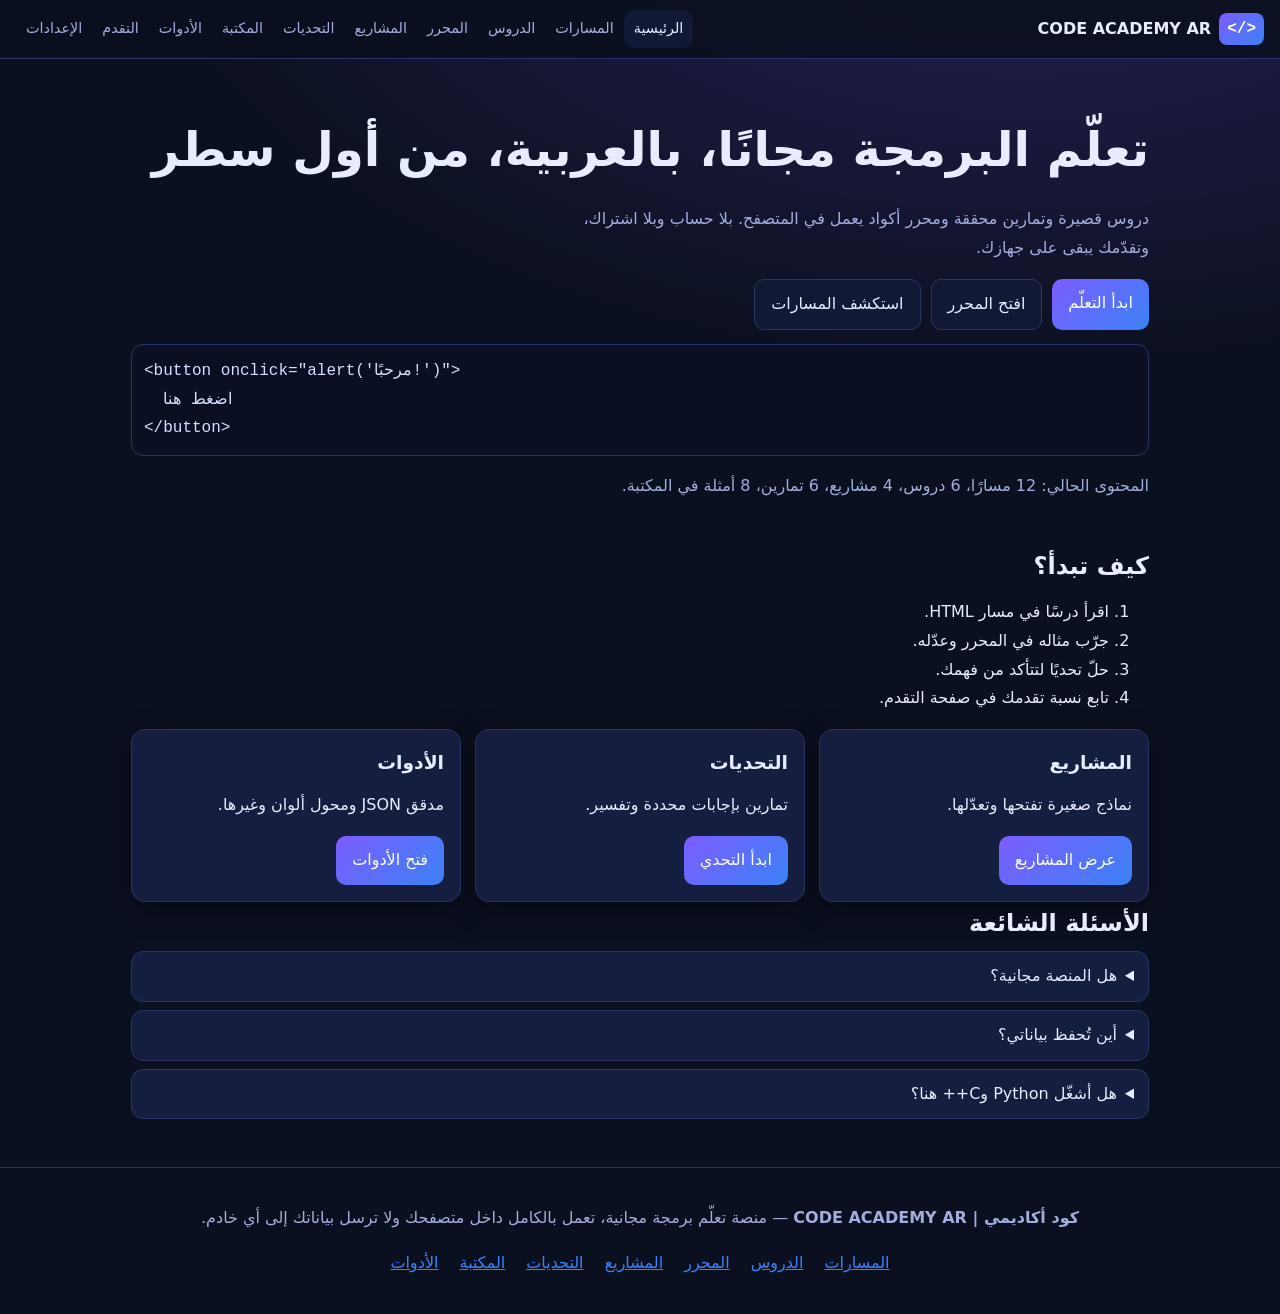
<file: index.html>
<!doctype html>
<html lang="ar" dir="rtl">
<head>
<meta charset="utf-8">
<meta name="viewport" content="width=device-width,initial-scale=1">
<title>كود أكاديمي | CODE ACADEMY AR</title>
<meta name="description" content="منصة عربية مجانية لتعلّم البرمجة: دروس وتمارين ومحرر أكواد تفاعلي يعمل داخل المتصفح بلا حساب.">
<meta name="theme-color" content="#0b1020">
<link rel="icon" href="data:image/svg+xml,%3Csvg xmlns='http://www.w3.org/2000/svg' viewBox='0 0 32 32'%3E%3Crect width='32' height='32' rx='8' fill='%237c5cff'/%3E%3Cpath d='M12 10l-6 6 6 6M20 10l6 6-6 6' stroke='%23fff' stroke-width='2.5' fill='none'/%3E%3C/svg%3E">
<link rel="stylesheet" href="style.css">
</head>
<body>
<a class="skip" href="#app">انتقل إلى المحتوى</a>
<header class="top">
<a class="logo" href="#/home"><span class="lg" aria-hidden="true">&lt;/&gt;</span>CODE ACADEMY AR</a>
<button id="menu" class="btn alt" aria-label="القائمة" aria-expanded="false">☰</button>
<nav id="nav" aria-label="التنقل الرئيسي"></nav>
</header>
<main id="app" tabindex="-1"></main>
<footer>
<p><b>كود أكاديمي | CODE ACADEMY AR</b> — منصة تعلّم برمجة مجانية، تعمل بالكامل داخل متصفحك ولا ترسل بياناتك إلى أي خادم.</p>
<p><a href="#/paths">المسارات</a> <a href="#/lessons">الدروس</a> <a href="#/editor">المحرر</a> <a href="#/projects">المشاريع</a> <a href="#/challenges">التحديات</a> <a href="#/library">المكتبة</a> <a href="#/tools">الأدوات</a></p>
</footer>
<div id="toast" role="status" aria-live="polite"></div>
<script src="app.js"></script>
</body>
</html>
</file>
<file: style.css>
/* ===== المتغيرات والثيم ===== */
:root{--bg:#0b1020;--bg2:#121935;--card:#161e3f;--bd:#2a3466;--tx:#e8ecff;--mu:#a3aedc;--ac:#7c5cff;--ac2:#3b82f6;--ok:#34d399;--er:#f87171;--r:14px;--sh:0 8px 28px rgba(0,0,0,.35);--g:linear-gradient(135deg,var(--ac),var(--ac2))}
[data-theme=light]{--bg:#f5f6fc;--bg2:#e9ecfa;--card:#fff;--bd:#cdd3ee;--tx:#171c3a;--mu:#4a5385;--sh:0 6px 20px rgba(40,50,120,.12)}
/* ===== إعادة الضبط والخطوط ===== */
*{box-sizing:border-box}
body{margin:0;background:radial-gradient(900px 500px at 80% -10%,rgba(124,92,255,.25),transparent),var(--bg);color:var(--tx);font:16px/1.8 Tahoma,"Segoe UI","Noto Naskh Arabic",system-ui,sans-serif;min-height:100vh}
h1,h2,h3{line-height:1.35;margin:.2em 0 .5em}
a{color:var(--ac2)}
pre,code,textarea{font-family:Consolas,"Courier New",monospace}
:focus-visible{outline:3px solid var(--ac2);outline-offset:2px}
.skip{position:absolute;inset-inline-start:-999px}.skip:focus{inset-inline-start:8px;top:8px;background:var(--card);padding:6px 10px;z-index:99}
/* ===== شريط التنقل ===== */
.top{position:sticky;top:0;z-index:20;display:flex;align-items:center;gap:12px;flex-wrap:wrap;padding:10px 16px;background:color-mix(in srgb,var(--bg) 90%,transparent);backdrop-filter:blur(8px);border-bottom:1px solid var(--bd)}
.logo{display:flex;align-items:center;gap:8px;font-weight:700;color:var(--tx);text-decoration:none;margin-inline-end:auto}
.lg{background:var(--g);color:#fff;border-radius:8px;padding:2px 8px;font-family:monospace;direction:ltr}
#nav{display:none;width:100%;flex-direction:column}
#nav.open{display:flex}
#nav a{color:var(--mu);text-decoration:none;padding:10px 12px;border-radius:10px;min-height:44px}
#nav a.on,#nav a:hover{color:var(--tx);background:var(--bg2)}
#menu{min-width:44px}
/* ===== الصفحة الرئيسية والبطاقات ===== */
main{max-width:1050px;margin:auto;padding:20px 16px 40px;outline:0}
.hero{padding:28px 0}.hero h1{font-size:clamp(1.8rem,6vw,3rem)}.hero p{color:var(--mu);max-width:60ch}
.row{display:flex;flex-wrap:wrap;gap:10px;margin:14px 0}
.grid{display:grid;gap:14px;grid-template-columns:repeat(auto-fill,minmax(250px,1fr))}
.card{background:var(--card);border:1px solid var(--bd);border-radius:var(--r);padding:16px;box-shadow:var(--sh)}
.card small,.mu{color:var(--mu)}
.tag{display:inline-block;background:var(--bg2);border:1px solid var(--bd);border-radius:99px;padding:0 10px;font-size:.8rem;margin-inline-end:6px}
.btn{display:inline-block;background:var(--g);color:#fff;border:0;border-radius:10px;padding:10px 16px;min-height:44px;font:inherit;cursor:pointer;text-decoration:none;transition:transform .15s,box-shadow .15s}
.btn:hover{transform:translateY(-1px);box-shadow:0 0 18px rgba(124,92,255,.5)}
.btn.alt{background:var(--bg2);color:var(--tx);border:1px solid var(--bd)}
.btn.ok{background:var(--ok);color:#052}
/* ===== المسارات والدروس ===== */
.bar{height:12px;background:var(--bg2);border-radius:9px;overflow:hidden}.bar i{display:block;height:100%;background:var(--g)}
.code,pre.code{direction:ltr;text-align:left;background:#0a0f24;color:#d6e0ff;border:1px solid var(--bd);border-radius:12px;padding:12px;overflow:auto;white-space:pre-wrap;margin:8px 0}
.box{background:var(--bg2);border-inline-start:4px solid var(--ac);padding:8px 12px;border-radius:8px;margin:10px 0}
.opts{display:grid;gap:8px;margin:8px 0}
/* ===== محرر الأكواد والمعاينة ===== */
.tab{background:var(--bg2);color:var(--tx);border:1px solid var(--bd);border-radius:10px 10px 0 0;padding:8px 18px;min-height:44px;cursor:pointer;font:inherit}
.tab.on{background:var(--ac);color:#fff}
textarea,input,select{width:100%;background:var(--card);color:var(--tx);border:1px solid var(--bd);border-radius:10px;padding:10px;font-size:1rem}
#src{height:260px;direction:ltr;text-align:left;resize:vertical;tab-size:2}
#prev{width:100%;height:320px;border:1px solid var(--bd);border-radius:12px;background:#fff}
/* ===== المشاريع والتحديات والأدوات ===== */
details{background:var(--card);border:1px solid var(--bd);border-radius:12px;padding:10px 14px;margin:8px 0}
.out{white-space:pre-wrap;color:var(--ok);margin:6px 0}.out.bad{color:var(--er)}
/* ===== النوافذ وحالات التحميل والخطأ ===== */
#toast{position:fixed;bottom:18px;inset-inline:16px;margin:auto;max-width:420px;text-align:center;background:var(--card);border:1px solid var(--ac);padding:10px;border-radius:12px;opacity:0;transform:translateY(20px);transition:.25s;pointer-events:none;z-index:50}
#toast.on{opacity:1;transform:none}
footer{border-top:1px solid var(--bd);padding:20px 16px;text-align:center;color:var(--mu)}footer a{margin:0 8px}
/* ===== الاستجابة ===== */
@media(min-width:860px){#menu{display:none}#nav{display:flex;flex-direction:row;width:auto;flex-wrap:wrap}.top{flex-wrap:nowrap}#nav a{padding:6px 10px;min-height:0;font-size:.9rem}}
@media(prefers-reduced-motion:reduce){*{transition:none!important;animation:none!important;scroll-behavior:auto!important}}
</file>
